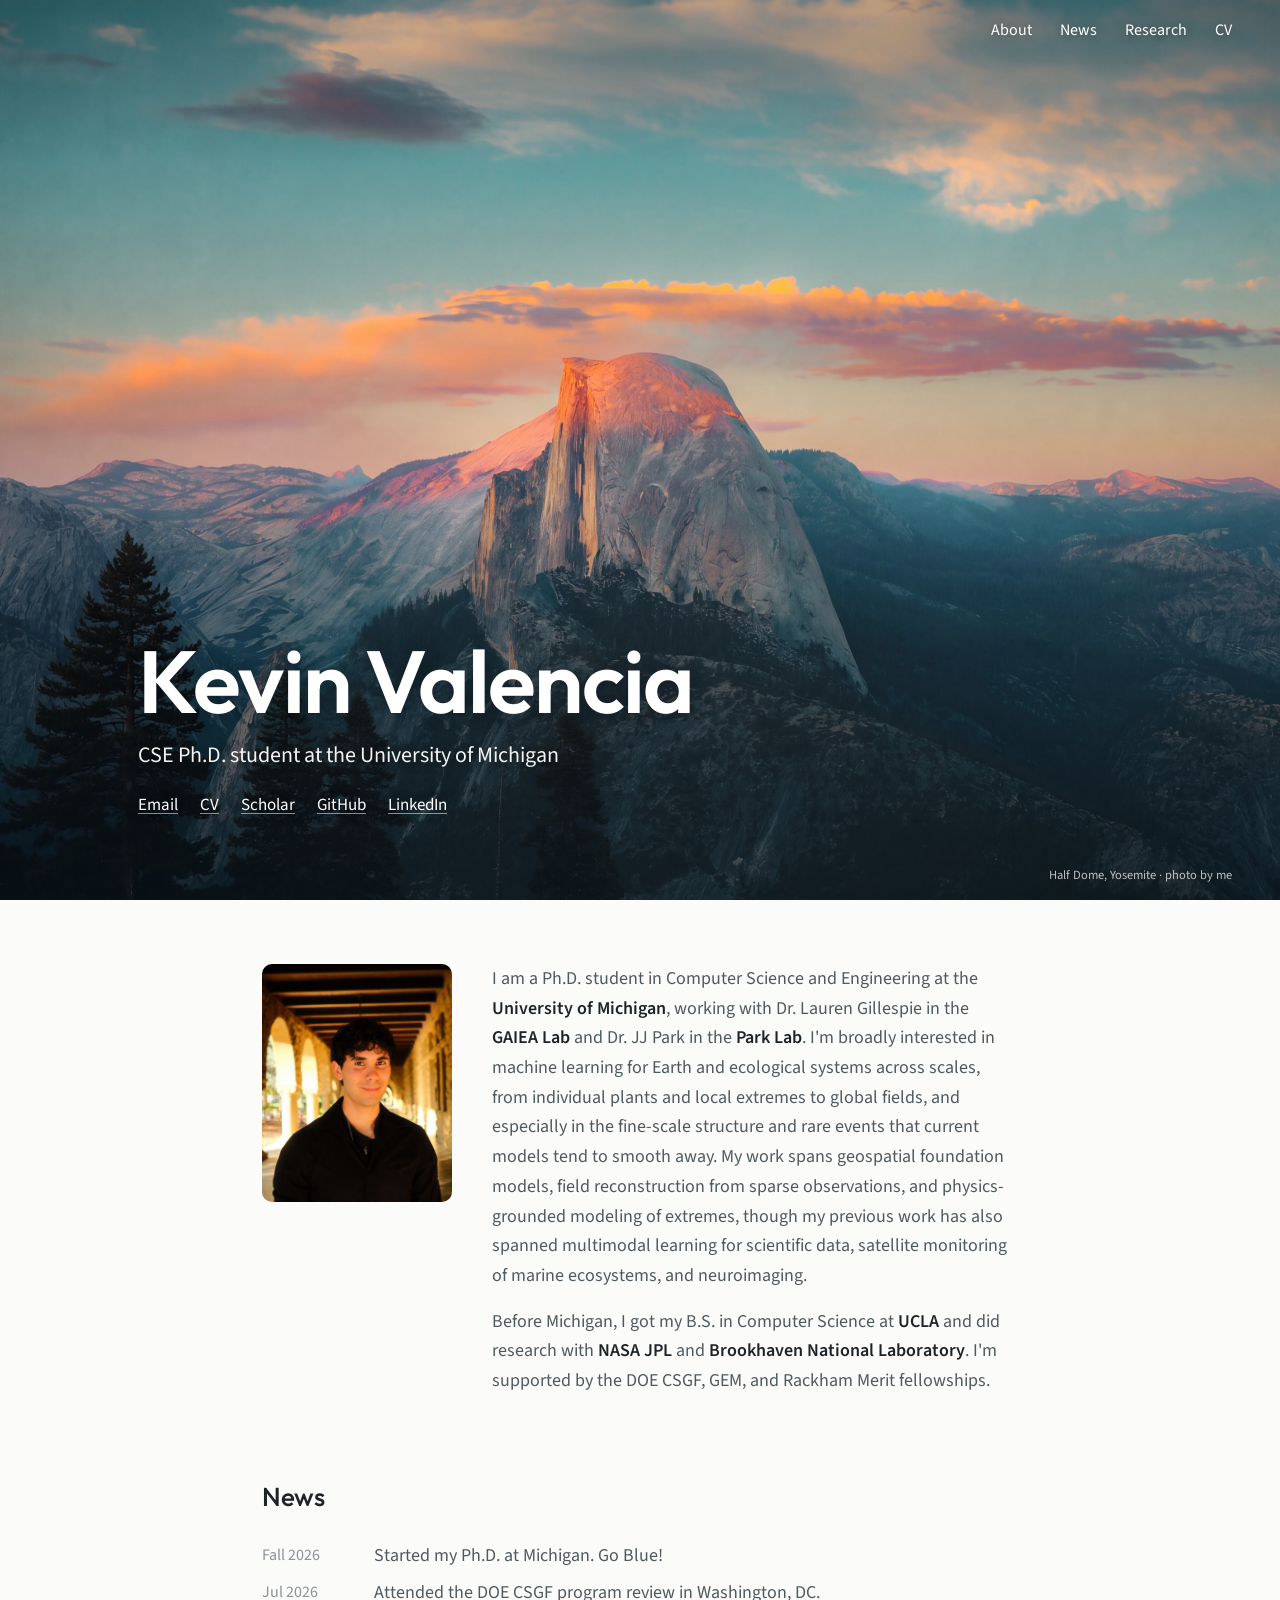
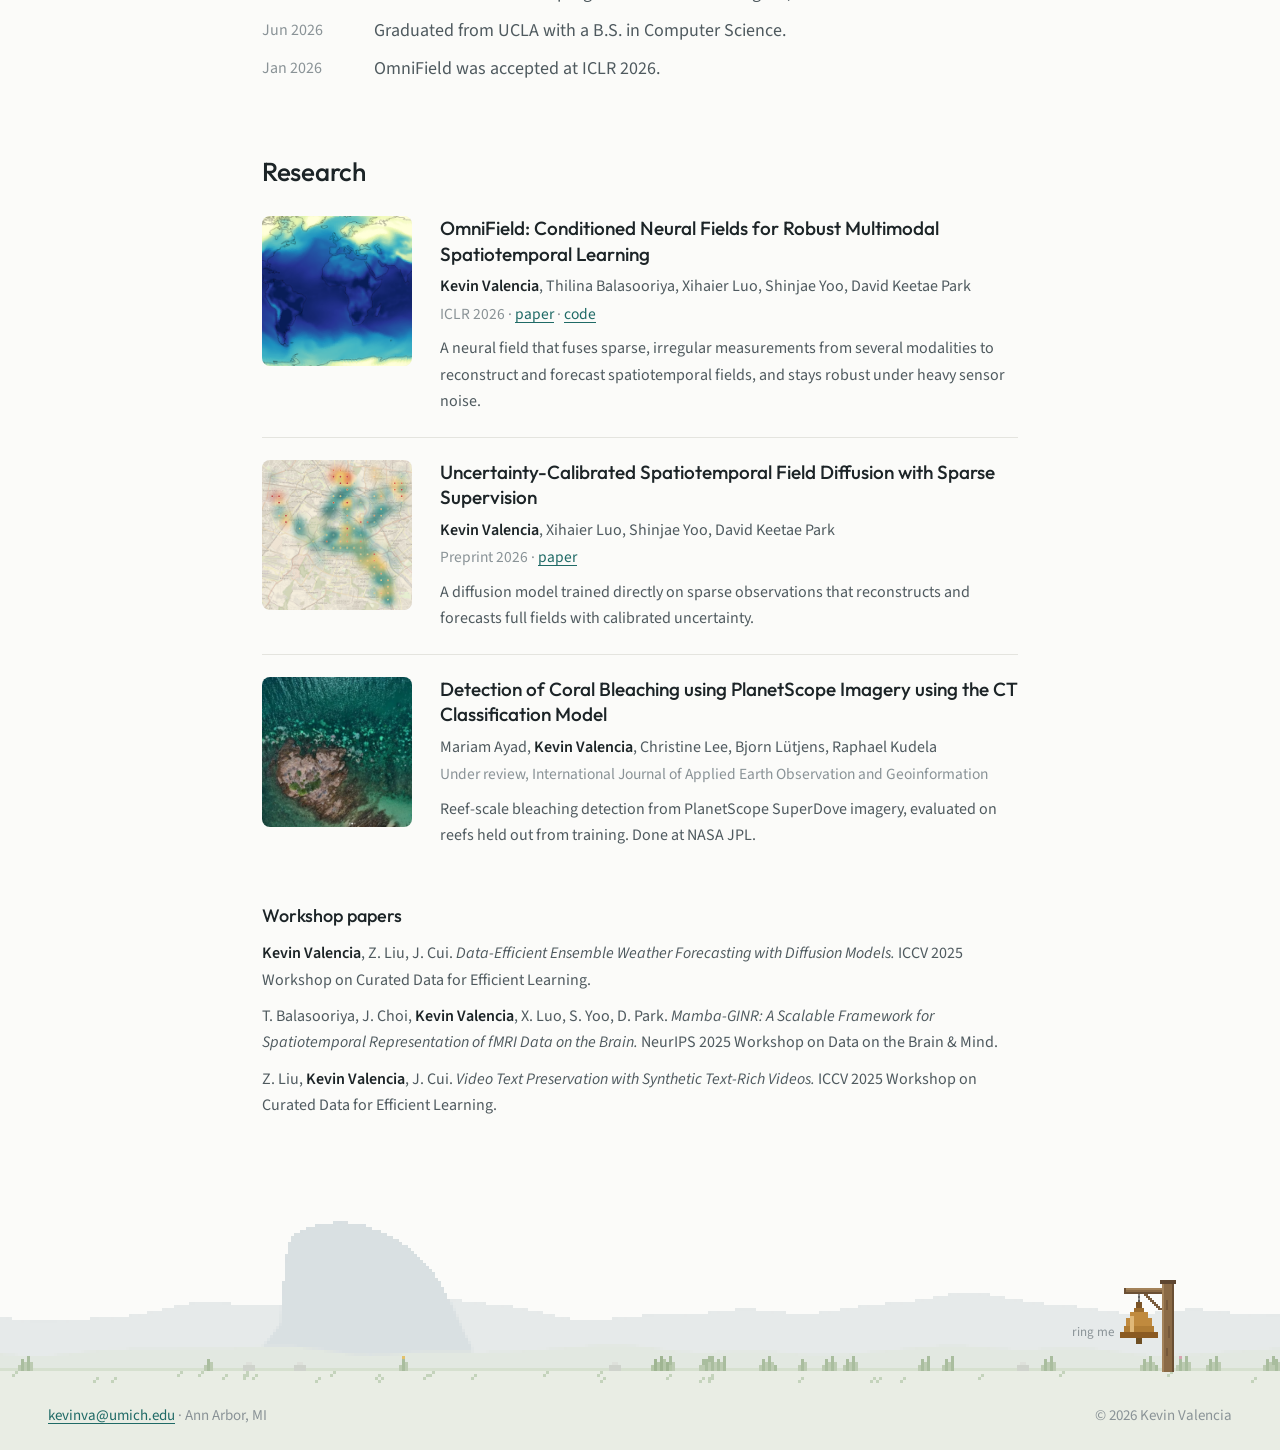
<file: index.html>
<!DOCTYPE html>
<html lang="en">
<head>
<meta charset="UTF-8">
<meta name="viewport" content="width=device-width, initial-scale=1.0">
<title>Kevin Valencia</title>
<meta name="description" content="Kevin Valencia, CSE Ph.D. student at the University of Michigan working on machine learning for Earth and ecological systems.">
<link rel="canonical" href="https://kevinval04.github.io/">
<meta property="og:type" content="website">
<meta property="og:url" content="https://kevinval04.github.io/">
<meta property="og:title" content="Kevin Valencia">
<meta property="og:description" content="CSE Ph.D. student at the University of Michigan working on machine learning for Earth and ecological systems.">
<meta property="og:image" content="https://kevinval04.github.io/images/og-image.jpg">
<meta name="twitter:card" content="summary_large_image">
<link rel="preconnect" href="https://fonts.googleapis.com">
<link rel="preconnect" href="https://fonts.gstatic.com" crossorigin>
<link href="https://fonts.googleapis.com/css2?family=Outfit:wght@500;600&family=Source+Sans+3:ital,wght@0,400;0,600;1,400&display=swap" rel="stylesheet">
<link rel="icon" href="images/favicon.svg" type="image/svg+xml">
<link rel="icon" href="images/favicon-32.png" type="image/png" sizes="32x32">
<link rel="apple-touch-icon" href="images/apple-touch-icon.png">
<link rel="stylesheet" href="styles.css">
</head>
<body>

<nav id="nav">
  <a href="#top" class="brand">Kevin Valencia</a>
  <div class="nav-links">
    <a href="#about">About</a><a href="#news">News</a><a href="#research">Research</a><a href="cv.pdf">CV</a>
  </div>
</nav>

<header class="hero" id="top">
  <div class="hero-content">
    <h1>Kevin Valencia</h1>
    <p class="role">CSE Ph.D. student at the University of Michigan</p>
    <p class="hero-links">
      <a href="mailto:kevinva@umich.edu">Email</a>
      <a href="cv.pdf">CV</a>
      <a href="https://scholar.google.com/citations?user=JnlcclMAAAAJ&amp;hl=en">Scholar</a>
      <a href="https://github.com/kevinval04">GitHub</a>
      <a href="https://www.linkedin.com/in/kevin-valencia04/">LinkedIn</a>
    </p>
  </div>
  <span class="credit">Half Dome, Yosemite · photo by me</span>
</header>

<main>
  <section id="about" class="about">
    <img class="portrait" src="images/portrait-web.jpg" alt="Kevin Valencia">
    <div>
      <p>I am a Ph.D. student in Computer Science and Engineering at the <b>University of Michigan</b>, working with Dr. Lauren Gillespie in the <b>GAIEA Lab</b> and Dr. JJ Park in the <b>Park Lab</b>. I'm broadly interested in machine learning for Earth and ecological systems across scales, from individual plants and local extremes to global fields, and especially in the fine-scale structure and rare events that current models tend to smooth away. My work spans geospatial foundation models, field reconstruction from sparse observations, and physics-grounded modeling of extremes, though my previous work has also spanned multimodal learning for scientific data, satellite monitoring of marine ecosystems, and neuroimaging.</p>
      <p>Before Michigan, I got my B.S. in Computer Science at <b>UCLA</b> and did research with <b>NASA JPL</b> and <b>Brookhaven National Laboratory</b>. I'm supported by the DOE CSGF, GEM, and Rackham Merit fellowships.</p>
    </div>
  </section>

  <section id="news">
    <h2>News</h2>
    <ul class="news">
      <li><span>Fall 2026</span>Started my Ph.D. at Michigan. Go Blue!</li>
      <li><span>Jul 2026</span>Attended the DOE CSGF program review in Washington, DC.</li>
      <li><span>Jun 2026</span>Graduated from UCLA with a B.S. in Computer Science.</li>
      <li><span>Jan 2026</span>OmniField was accepted at ICLR 2026.</li>
    </ul>
  </section>

  <section id="research">
    <h2>Research</h2>
    <ul class="papers">
      <li>
        <div class="thumb"><img class="omnifield-thumb" src="images/omnifield.png" alt="Climate fields reconstructed from sparse sensors"></div>
        <div>
          <h3><a href="https://arxiv.org/abs/2511.02205">OmniField: Conditioned Neural Fields for Robust Multimodal Spatiotemporal Learning</a></h3>
          <p class="authors"><b>Kevin Valencia</b>, Thilina Balasooriya, Xihaier Luo, Shinjae Yoo, David Keetae Park</p>
          <p class="venue">ICLR 2026 · <a href="https://arxiv.org/abs/2511.02205">paper</a> · <a href="https://github.com/kevinval04/OmniField">code</a></p>
          <p class="desc">A neural field that fuses sparse, irregular measurements from several modalities to reconstruct and forecast spatiotemporal fields, and stays robust under heavy sensor noise.</p>
        </div>
      </li>
      <li>
        <div class="thumb"><img src="images/solid.png" alt="PM2.5 field over New Delhi with sparse sensor observations"></div>
        <div>
          <h3><a href="https://arxiv.org/abs/2603.04431">Uncertainty-Calibrated Spatiotemporal Field Diffusion with Sparse Supervision</a></h3>
          <p class="authors"><b>Kevin Valencia</b>, Xihaier Luo, Shinjae Yoo, David Keetae Park</p>
          <p class="venue">Preprint 2026 · <a href="https://arxiv.org/abs/2603.04431">paper</a></p>
          <p class="desc">A diffusion model trained directly on sparse observations that reconstructs and forecasts full fields with calibrated uncertainty.</p>
        </div>
      </li>
      <li>
        <div class="thumb"><img src="images/coral.jpg" alt="Aerial view of a coral reef"></div>
        <div>
          <h3>Detection of Coral Bleaching using PlanetScope Imagery using the CT Classification Model</h3>
          <p class="authors">Mariam Ayad, <b>Kevin Valencia</b>, Christine Lee, Bjorn L&uuml;tjens, Raphael Kudela</p>
          <p class="venue">Under review, International Journal of Applied Earth Observation and Geoinformation</p>
          <p class="desc">Reef-scale bleaching detection from PlanetScope SuperDove imagery, evaluated on reefs held out from training. Done at NASA JPL.</p>
        </div>
      </li>
    </ul>

    <h3 class="sub">Workshop papers</h3>
    <ul class="workshop">
      <li><b>Kevin Valencia</b>, Z. Liu, J. Cui. <i>Data-Efficient Ensemble Weather Forecasting with Diffusion Models.</i> ICCV 2025 Workshop on Curated Data for Efficient Learning.</li>
      <li>T. Balasooriya, J. Choi, <b>Kevin Valencia</b>, X. Luo, S. Yoo, D. Park. <i>Mamba-GINR: A Scalable Framework for Spatiotemporal Representation of fMRI Data on the Brain.</i> NeurIPS 2025 Workshop on Data on the Brain &amp; Mind.</li>
      <li>Z. Liu, <b>Kevin Valencia</b>, J. Cui. <i>Video Text Preservation with Synthetic Text-Rich Videos.</i> ICCV 2025 Workshop on Curated Data for Efficient Learning.</li>
    </ul>
  </section>
</main>

<div class="meadow" id="meadow">
  <canvas class="scenery" id="scenery" aria-hidden="true"></canvas>
  <div class="stag" id="stag" aria-hidden="true"></div>
  <div class="bell-post" id="bellPost">
    <svg class="post" width="60" height="100" viewBox="0 0 30 50" xmlns="http://www.w3.org/2000/svg" shape-rendering="crispEdges" aria-hidden="true">
      <rect x="21" y="4" width="8" height="2" fill="#5e4630"/>
      <rect x="22" y="6" width="6" height="44" fill="#8a6a46"/>
      <rect x="22" y="6" width="1" height="44" fill="#a3825a"/>
      <rect x="27" y="6" width="1" height="44" fill="#6a4f34"/>
      <rect x="24" y="14" width="1" height="5" fill="#76593b"/>
      <rect x="25" y="27" width="1" height="6" fill="#76593b"/>
      <rect x="24" y="38" width="1" height="4" fill="#76593b"/>
      <rect x="4" y="8" width="18" height="3" fill="#8a6a46"/>
      <rect x="4" y="8" width="18" height="1" fill="#a3825a"/>
      <rect x="4" y="10" width="18" height="1" fill="#6a4f34"/>
      <rect x="3" y="8" width="1" height="3" fill="#6a4f34"/>
      <rect x="20" y="18" width="2" height="1" fill="#7a5c3d"/><rect x="19" y="17" width="2" height="1" fill="#7a5c3d"/>
      <rect x="18" y="16" width="2" height="1" fill="#7a5c3d"/><rect x="17" y="15" width="2" height="1" fill="#7a5c3d"/>
      <rect x="16" y="14" width="2" height="1" fill="#7a5c3d"/><rect x="15" y="13" width="2" height="1" fill="#7a5c3d"/>
      <rect x="14" y="12" width="2" height="1" fill="#7a5c3d"/><rect x="13" y="11" width="2" height="1" fill="#7a5c3d"/>
      <rect x="10" y="11" width="1" height="1" fill="#8d8d8d"/><rect x="10" y="12" width="1" height="1" fill="#5f5f5f"/>
      <rect x="10" y="13" width="1" height="1" fill="#8d8d8d"/><rect x="10" y="14" width="1" height="1" fill="#5f5f5f"/>
    </svg>
    <button class="bell" id="bell" aria-label="Ring the bell">
      <svg width="42" height="46" viewBox="0 0 42 46" xmlns="http://www.w3.org/2000/svg" shape-rendering="crispEdges" aria-hidden="true">
        <rect x="18" y="2" width="6" height="6" fill="#7a5326"/>
        <rect x="16" y="8" width="10" height="4" fill="#9c6c2e"/>
        <rect x="12" y="12" width="18" height="6" fill="#c08a3e"/>
        <rect x="8" y="18" width="26" height="8" fill="#c08a3e"/>
        <rect x="6" y="26" width="30" height="6" fill="#b07c34"/>
        <rect x="12" y="16" width="4" height="16" fill="#e0b878"/>
        <rect x="2" y="32" width="38" height="6" fill="#8a5a22"/>
        <rect x="18" y="38" width="6" height="6" fill="#6e4f24"/>
      </svg>
    </button>
    <span class="bell-hint" id="bellHint">ring me</span>
  </div>
</div>

<footer>
  <span><a href="mailto:kevinva@umich.edu">kevinva@umich.edu</a> · Ann Arbor, MI</span>
  <span>&copy; 2026 Kevin Valencia</span>
</footer>

<script src="script.js"></script>
</body>
</html>
</file>
<file: styles.css>
:root{
  --paper:#fbfbf9; --ink:#1c2427; --ink-soft:#4f5a5f; --ink-faint:#8a9397;
  --accent:#1f6a66; --rule:#e4e4df;
  --display:"Outfit",sans-serif; --body:"Source Sans 3",system-ui,sans-serif;
}
*{box-sizing:border-box;margin:0;padding:0}
html{scroll-behavior:smooth}
body{background:var(--paper);color:var(--ink);font:18px/1.65 var(--body);-webkit-font-smoothing:antialiased}
a{color:var(--accent);text-decoration:underline;text-decoration-thickness:1px;text-underline-offset:3px}
a:hover{text-decoration-thickness:2px}
::selection{background:var(--accent);color:#fff}

/* nav: transparent over the photo, solid once you scroll */
nav{position:fixed;top:0;left:0;right:0;z-index:50;display:flex;align-items:center;justify-content:space-between;padding:16px clamp(16px,4vw,48px);transition:background .3s,box-shadow .3s}
nav a{color:#fff;text-decoration:none;text-shadow:0 1px 10px rgba(10,25,30,.45)}
nav .brand{font-family:var(--display);font-weight:600;font-size:17px;opacity:0;transition:opacity .3s}
nav.scrolled .brand{opacity:1}
.nav-links{display:flex;gap:clamp(16px,3vw,28px);font-size:16px}
.nav-links a:hover{text-decoration:underline;text-underline-offset:5px}
nav.scrolled{background:rgba(251,251,249,.94);backdrop-filter:blur(10px);box-shadow:0 1px 0 var(--rule)}
nav.scrolled a{color:var(--ink);text-shadow:none}

/* hero: the photo is the whole first screen, text kept small and low */
.hero{position:relative;height:100vh;height:100svh;min-height:520px;background:#2c373b url('images/halfdome-web.jpg') center 42%/cover}
.hero::after{content:"";position:absolute;inset:0;background:linear-gradient(180deg,rgba(10,25,30,.28) 0%,transparent 18%,transparent 55%,rgba(10,25,30,.55) 100%);pointer-events:none}
.hero-content{position:absolute;z-index:1;left:0;right:0;bottom:0;max-width:1100px;margin:0 auto;padding:0 clamp(16px,4vw,48px) clamp(40px,9vh,88px);color:#fff;text-shadow:0 1px 16px rgba(10,25,30,.45)}
.hero h1{font-family:var(--display);font-weight:600;font-size:clamp(44px,8vw,88px);line-height:1;letter-spacing:-.02em}
.hero .role{font-size:clamp(18px,2vw,22px);margin-top:12px;opacity:.95}
.hero-links{display:flex;flex-wrap:wrap;gap:6px 22px;margin-top:18px;font-size:17px}
.hero-links a{color:#fff;text-decoration-color:rgba(255,255,255,.55)}
.hero-links a:hover{text-decoration-color:#fff}
.credit{position:absolute;z-index:1;right:clamp(16px,4vw,48px);bottom:14px;font-size:12.5px;color:rgba(255,255,255,.72)}

/* body: one calm column */
main{max-width:820px;margin:0 auto;padding:0 clamp(16px,4vw,32px)}
section{padding:56px 0 8px}
h2{font-family:var(--display);font-weight:500;font-size:26px;letter-spacing:-.01em;margin-bottom:18px}
b{font-weight:600}

.about{display:grid;grid-template-columns:190px 1fr;gap:40px;align-items:start;padding-top:64px}
.portrait{width:100%;aspect-ratio:4/5;object-fit:cover;border-radius:10px;display:block}
.about p{color:var(--ink-soft);margin-bottom:16px}
.about b{color:var(--ink)}

.news{list-style:none}
.news li{display:grid;grid-template-columns:96px 1fr;gap:16px;padding:4px 0;color:var(--ink-soft)}
.news span{color:var(--ink-faint);font-size:16px;padding-top:1px}

.papers{list-style:none}
.papers li{display:grid;grid-template-columns:150px 1fr;gap:28px;padding:22px 0;border-top:1px solid var(--rule)}
.papers li:first-child{border-top:none;padding-top:4px}
.thumb{width:150px;height:150px;border-radius:8px;overflow:hidden;background:#eee}
.thumb img{width:100%;height:100%;object-fit:cover;display:block}
.thumb img.omnifield-thumb{transform:scale(1.1)}
.papers h3{font-family:var(--display);font-weight:500;font-size:19px;line-height:1.35}
.papers h3 a{color:var(--ink);text-decoration:none}
.papers h3 a:hover{color:var(--accent)}
.authors{font-size:16px;color:var(--ink-soft);margin-top:6px}
.authors b{color:var(--ink)}
.venue{font-size:15.5px;color:var(--ink-faint);margin-top:2px}
.desc{font-size:16px;color:var(--ink-soft);margin-top:8px}
.sub{font-family:var(--display);font-weight:500;font-size:18px;margin:30px 0 10px}
.workshop{list-style:none}
.workshop li{font-size:16px;color:var(--ink-soft);margin-bottom:10px}
.workshop b{color:var(--ink)}

/* meadow: pixel scenery, bell, and the stag */
.meadow{position:relative;height:225px;margin-top:24px;overflow:hidden}
.scenery{position:absolute;left:0;bottom:0;image-rendering:pixelated}
/* the bell hangs from a chain on a wooden post; bottom is set from script.js so the post stands in the grass */
.bell-post{position:absolute;right:clamp(20px,8vw,120px);bottom:14px;z-index:4;width:60px;height:100px}
.post{position:absolute;inset:0;display:block}
.bell{position:absolute;left:0;top:28px;background:none;border:none;cursor:pointer;padding:0;line-height:0;transform-origin:50% 4%;transition:transform .15s}
.bell:hover{transform:rotate(-6deg)}
.bell:focus-visible{outline:2px solid var(--accent);outline-offset:4px;border-radius:6px}
.bell.ringing{animation:ring .7s ease}
@keyframes ring{0%{transform:rotate(0)}15%{transform:rotate(16deg)}35%{transform:rotate(-13deg)}55%{transform:rotate(9deg)}75%{transform:rotate(-5deg)}100%{transform:rotate(0)}}
.bell-hint{position:absolute;right:calc(100% + 4px);top:50px;white-space:nowrap;font-size:13px;color:var(--ink-faint);transition:opacity .5s}
.bell-hint.gone{opacity:0}
.stag{position:absolute;left:0;bottom:16px;z-index:3;background:url('images/stag_sprite.png') no-repeat;image-rendering:pixelated;opacity:0;pointer-events:none;will-change:transform}

footer{max-width:none;display:flex;justify-content:space-between;flex-wrap:wrap;gap:8px 20px;padding:18px clamp(16px,4vw,48px) 22px;font-size:15px;color:var(--ink-faint);background:#e9ede4}

@media(max-width:700px){
  body{font-size:17px}
  .nav-links{gap:14px;font-size:15px}
  .about{grid-template-columns:1fr;gap:24px}
  .portrait{width:150px}
  .news li{grid-template-columns:1fr;gap:0;padding:6px 0}
  .papers li{grid-template-columns:1fr;gap:14px}
  .thumb{width:100%;height:180px}
  .credit{display:none}
}
</file>
